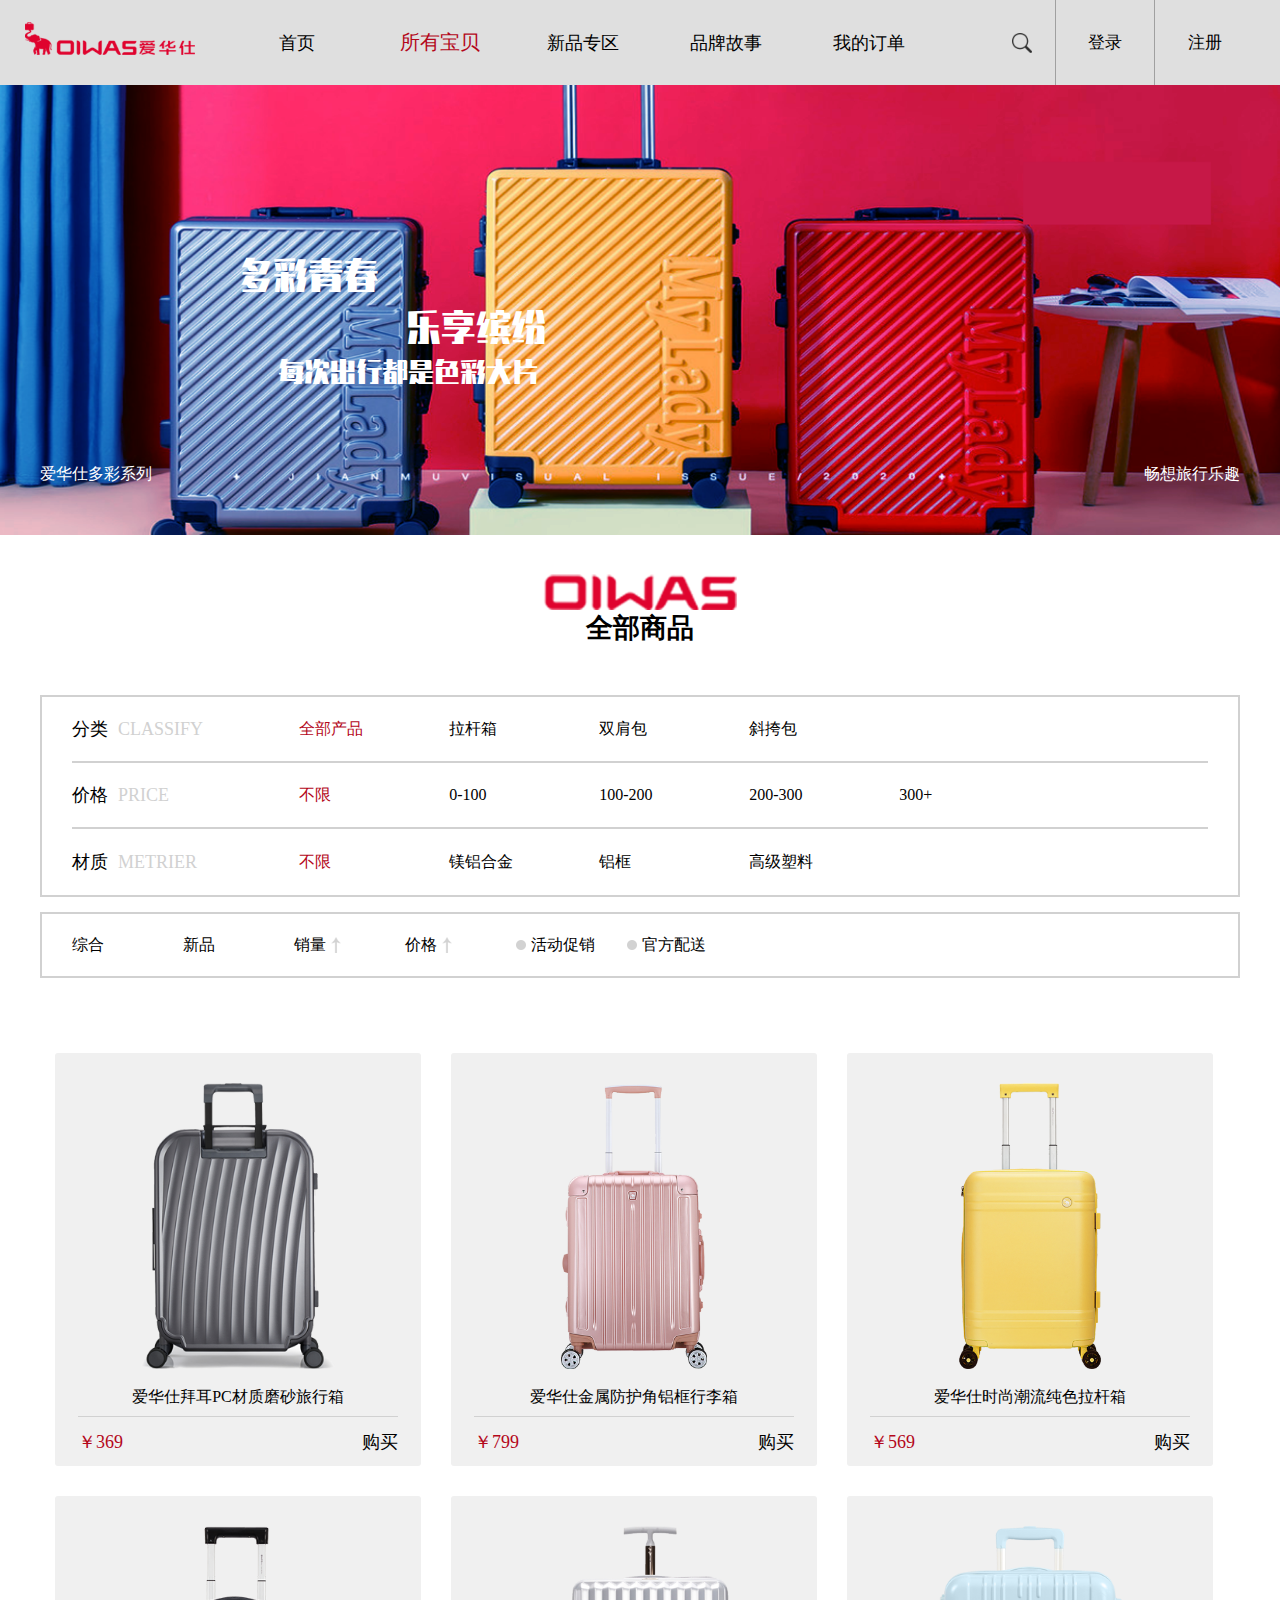
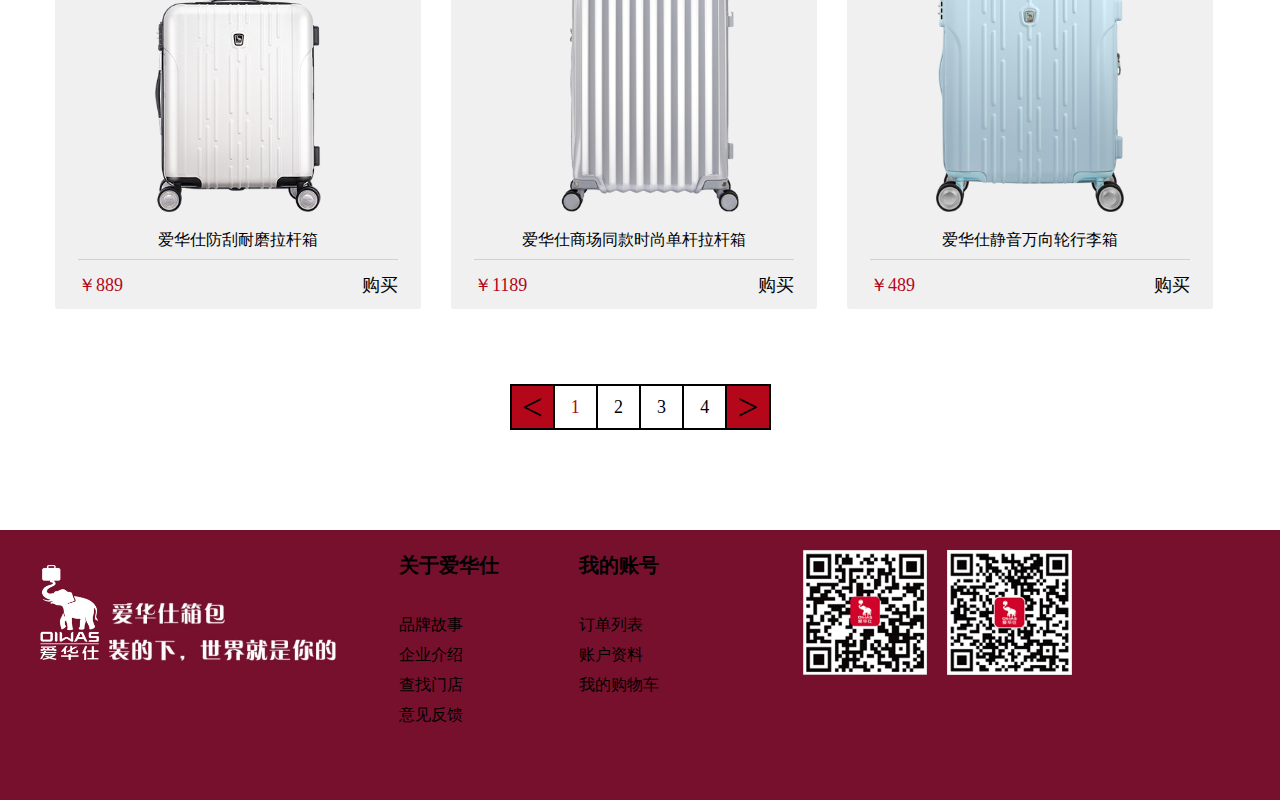
<file: allShop.html>
<!DOCTYPE html>
<html lang="en">

<head>
    <meta charset="UTF-8">
    <meta http-equiv="X-UA-Compatible" content="IE=edge">
    <meta name="viewport" content="width=device-width, initial-scale=1.0">
    <title>爱华仕-精品服饰</title>
    <!-- 引入样式 -->
    <link rel="stylesheet" href="./css/base.css">
    <link rel="stylesheet" href="./css/common.css">
    <link rel="stylesheet" href="./css/allShop.css">
    <!-- 引入脚本 -->
    <script src="./js/main.js"></script>
    <script src="./js/allShop.js"></script>
</head>

<body>
    <!-- header -->
    <div id="Header" class="top">
        <!-- logo -->
        <div class="logo">
            <h1>
                <a href="./index.html">
                    <img src="./static/img/logo1.png" alt="">
                </a>
            </h1>
        </div>
        <!-- 左侧内容 -->
        <ul class="left">
            <li>
                <a href="./index.html">
                    首页
                </a>
            </li>
            <li>
                <a class="active dropdown" href="./allShop.html">
                    所有宝贝
                    <ul style="display: none;" class="dropBox">
                        <li>行李箱</li>
                        <li>背包</li>
                        <li>旅行者系列</li>
                    </ul>
                </a>
            </li>
            <li>
                <a href="./newShop.html">
                    新品专区
                </a>
            </li>
            <li>
                <a href="./BrandStory.html">
                    品牌故事
                </a>
            </li>
            <li>
                <a href="./shopCart.html">
                    我的订单
                </a>
            </li>
        </ul>
        <ul class="right">
            <li>
                <a href="#">
                    <img class="search" src="./static/icon/icon_search.png" alt="">
                </a>
            </li>
            <li class="">
                <a class="twoA " href="./login.html">登录</a>
            </li>
            <li>
                <a href="./singup.html">注册</a>
            </li>
        </ul>
    </div>
    <!-- 横幅展示 -->
    <div class="Banner">
        <div class="w">
            <p class="title tit1">多彩青春</p>
            <p class="title tit2">乐享缤纷</p>
            <p class="title tit3">每次出行都是色彩大片</p>
            <p class="tit4">爱华仕多彩系列</p>
            <p class="tit5">畅想旅行乐趣</p>
        </div>

    </div>
    <div class="container">
        <div class="w">
            <!-- 标题 -->
            <div class="Title">
                <img src="./static/img/pic03.png" alt="">
                <h3>全部商品</h3>
            </div>
            <!-- 分类 -->
            <ul class="ClassShop">
                <li class="item">
                    <div class="title">
                        <span>分类</span>
                        <span>CLASSIFY</span>
                    </div>
                    <ul class="content">
                        <li class="active Options_1">全部产品</li>
                        <li class="Options_1">拉杆箱</li>
                        <li class="Options_1">双肩包</li>
                        <li class="Options_1">斜挎包</li>
                    </ul>
                </li>
                <li class="item">
                    <div class="title">
                        <span>价格</span>
                        <span>PRICE</span>
                    </div>
                    <ul class="content">
                        <li class="active Options_2">不限</li>
                        <li class="Options_2">0-100</li>
                        <li class="Options_2">100-200</li>
                        <li class="Options_2">200-300</li>
                        <li class="Options_2">300+</li>
                    </ul>
                </li>
                <li class="item">
                    <div class="title">
                        <span>材质</span>
                        <span>METRIER</span>
                    </div>
                    <ul class="content">
                        <li class="active Options_3">不限</li>
                        <li class="Options_3">镁铝合金</li>
                        <li class="Options_3">铝框</li>
                        <li class="Options_3">高级塑料</li>
                    </ul>
                </li>

            </ul>
            <!-- 商品选项 -->
            <ul class="ordination">
                <li class="Options_4">综合</li>
                <li class="Options_4">新品</li>
                <li class="element01 Options_4">销量</li>
                <li class="element01 Options_4">价格</li>
                <li class="element02 Options_4">活动促销</li>
                <li class="element02 Options_4">官方配送</li>
            </ul>
            <!-- 商品列表 -->
            <ul class="ShopList">
                <!-- 1 -->
                <li class="listItem">
                    <!-- 商品图 -->
                    <div class="box">
                        <img src="./static/img/shop01.png" alt="">
                        <!-- 商品信息 -->
                        <div class="shopInfo">
                            爱华仕拜耳PC材质磨砂旅行箱
                        </div>
                        <!-- 购买 -->
                        <div class="buy">
                            <p class="price">￥369</p>
                            <button class="buyBtn">购买</button>
                        </div>
                    </div>

                </li>
                <!-- 2 -->
                <li class="listItem">
                    <!-- 商品图 -->
                    <div class="box">
                        <img src="./static/img/shop02.png" alt="">
                        <!-- 商品信息 -->
                        <div class="shopInfo">
                            爱华仕金属防护角铝框行李箱
                        </div>
                        <!-- 购买 -->
                        <div class="buy">
                            <p class="price">￥799</p>
                            <button class="buyBtn">购买</button>
                        </div>
                    </div>

                </li>
                <!-- 3 -->
                <li class="listItem">
                    <!-- 商品图 -->
                    <div class="box">
                        <img src="./static/img/shop03.png" alt="">
                        <!-- 商品信息 -->
                        <div class="shopInfo">
                            爱华仕时尚潮流纯色拉杆箱
                        </div>
                        <!-- 购买 -->
                        <div class="buy">
                            <p class="price">￥569</p>
                            <button class="buyBtn">购买</button>
                        </div>
                    </div>

                </li>
                <!-- 4 -->
                <li class="listItem">
                    <!-- 商品图 -->
                    <div class="box">
                        <img src="./static/img/shop04.png" alt="">
                        <!-- 商品信息 -->
                        <div class="shopInfo">
                            爱华仕防刮耐磨拉杆箱
                        </div>
                        <!-- 购买 -->
                        <div class="buy">
                            <p class="price">￥889</p>
                            <button class="buyBtn">购买</button>
                        </div>
                    </div>
                </li>
                <!-- 5 -->
                <li class="listItem">
                    <!-- 商品图 -->
                    <div class="box">
                        <img src="./static/img/shop05.png" alt="">
                        <!-- 商品信息 -->
                        <div class="shopInfo">
                            爱华仕商场同款时尚单杆拉杆箱
                        </div>
                        <!-- 购买 -->
                        <div class="buy">
                            <p class="price">￥1189</p>
                            <button class="buyBtn">购买</button>
                        </div>
                    </div>
                </li>
                <!-- 6 -->
                <li class="listItem">
                    <!-- 商品图 -->
                    <div class="box">
                        <img src="./static/img/shop06.png" alt="">
                        <!-- 商品信息 -->
                        <div class="shopInfo">
                            爱华仕静音万向轮行李箱
                        </div>
                        <!-- 购买 -->
                        <div class="buy">
                            <p class="price">￥489</p>
                            <button class="buyBtn">购买</button>
                        </div>
                    </div>
                </li>
            </ul>

            <!-- 页码 -->
            <div class="pagination">
                <ul>
                    <li class="btn">&lt;</li>
                    <li class="active">1</li>
                    <li>2</li>
                    <li>3</li>
                    <li>4</li>
                    <li class="btn">&gt;</li>
                </ul>
            </div>

        </div>
    </div>
    <!-- footer -->
    <div id="FOOTER">
        <div class="w">
            <div class="left">
                <img src="./static/img/logo2.png" alt="">
                <img src="./static/img/logo3.jpg" alt="">
            </div>
            <div class="center">
                <ul>
                    <li class="title">
                        关于爱华仕
                    </li>
                    <li></li>
                    <li>品牌故事</li>
                    <li>
                        企业介绍
                    </li>
                    <li>
                        查找门店
                    </li>
                    <li>
                        意见反馈
                    </li>
                </ul>
                <ul>
                    <li class="title">
                        我的账号
                    </li>
                    <li></li>
                    <li>订单列表</li>
                    <li>
                        账户资料
                    </li>
                    <li>
                        我的购物车
                    </li>
                </ul>
            </div>
            <div class="right">
                <img src="./static/img/erweima.png" alt="">
                <img src="./static/img/erweima1.png" alt="">
            </div>
        </div>
    </div>
</body>
<!-- 引入脚本 -->
<script src="./js/main.js"></script>
<script>
    // 下拉菜单
    var xiala = document.getElementsByClassName("dropdown");
    var Box = document.getElementsByClassName("dropBox");
    console.log(xiala);
    console.log(Box);
    xiala[0].onmouseenter = () => {
        Box[0].style.display = "block";
    };
    xiala[0].onmouseleave = () => {
        Box[0].style.display = "none";
    };
</script>

</html>
</file>
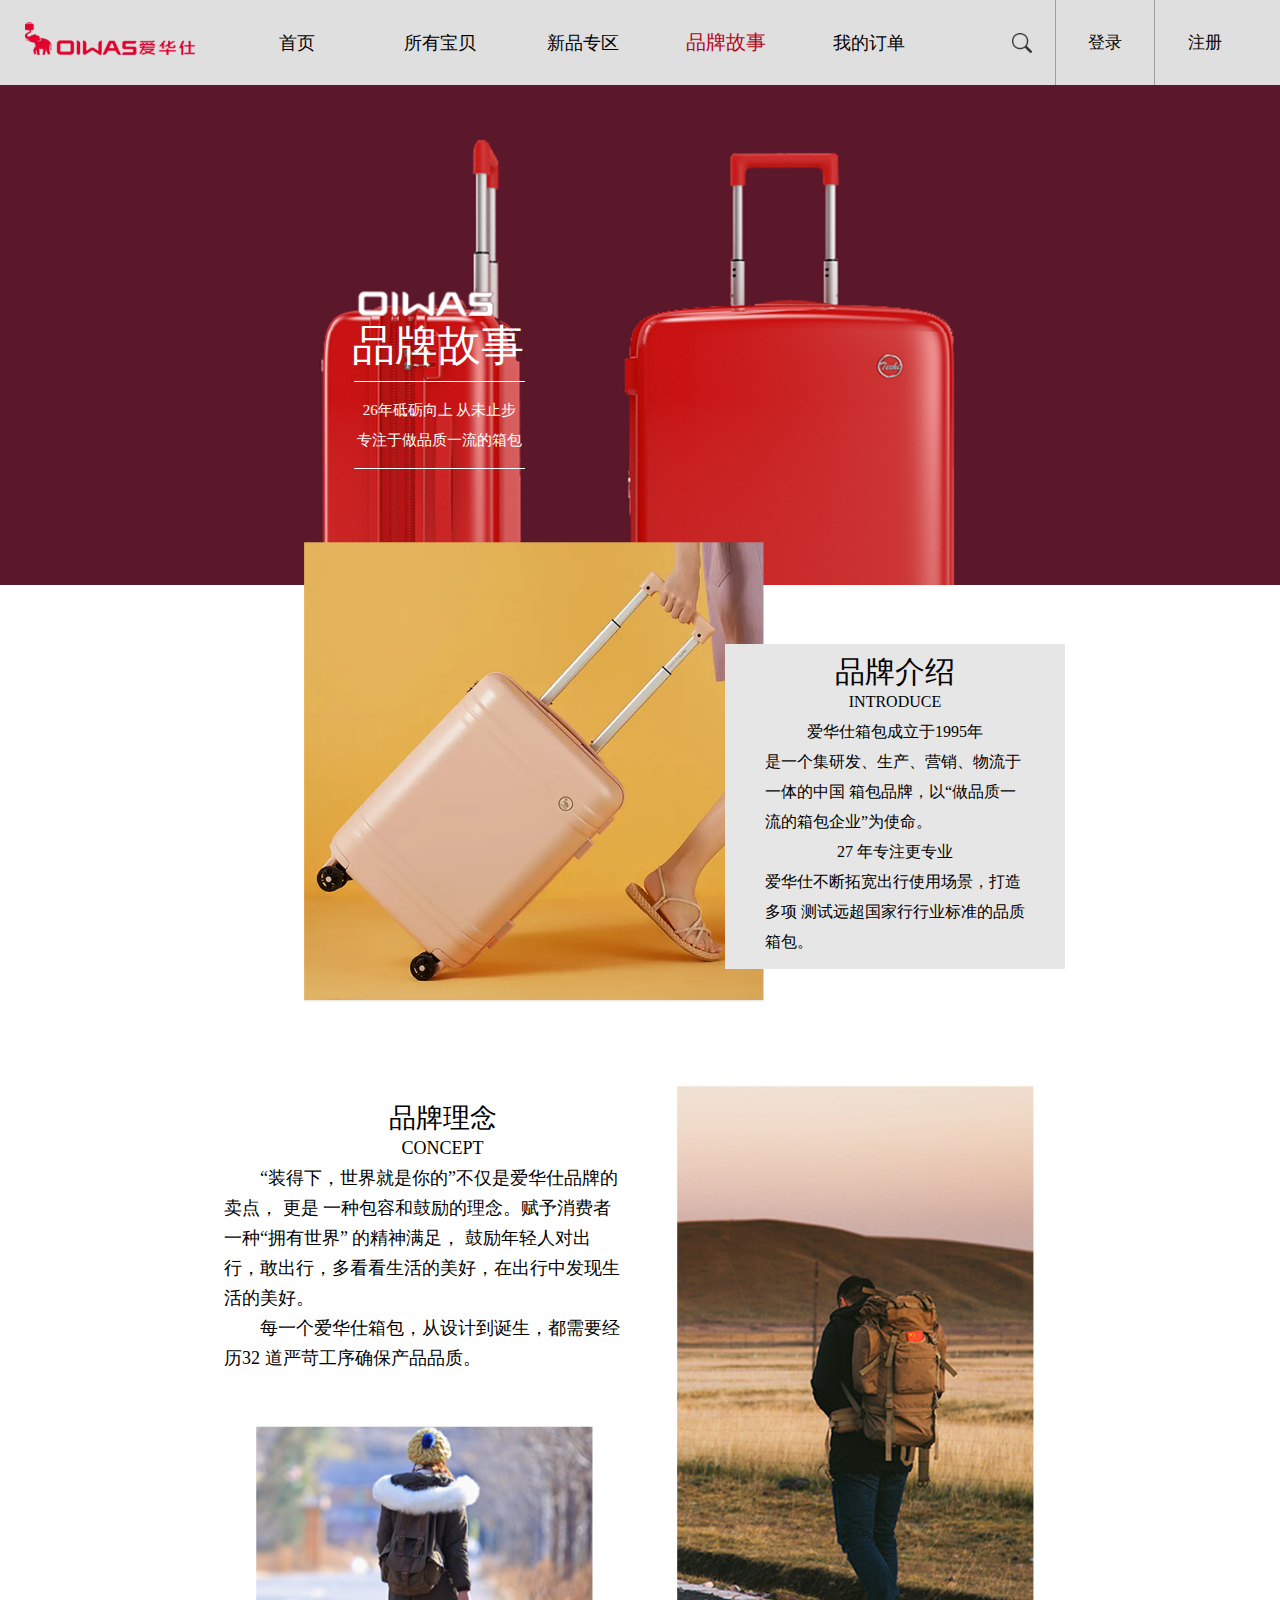
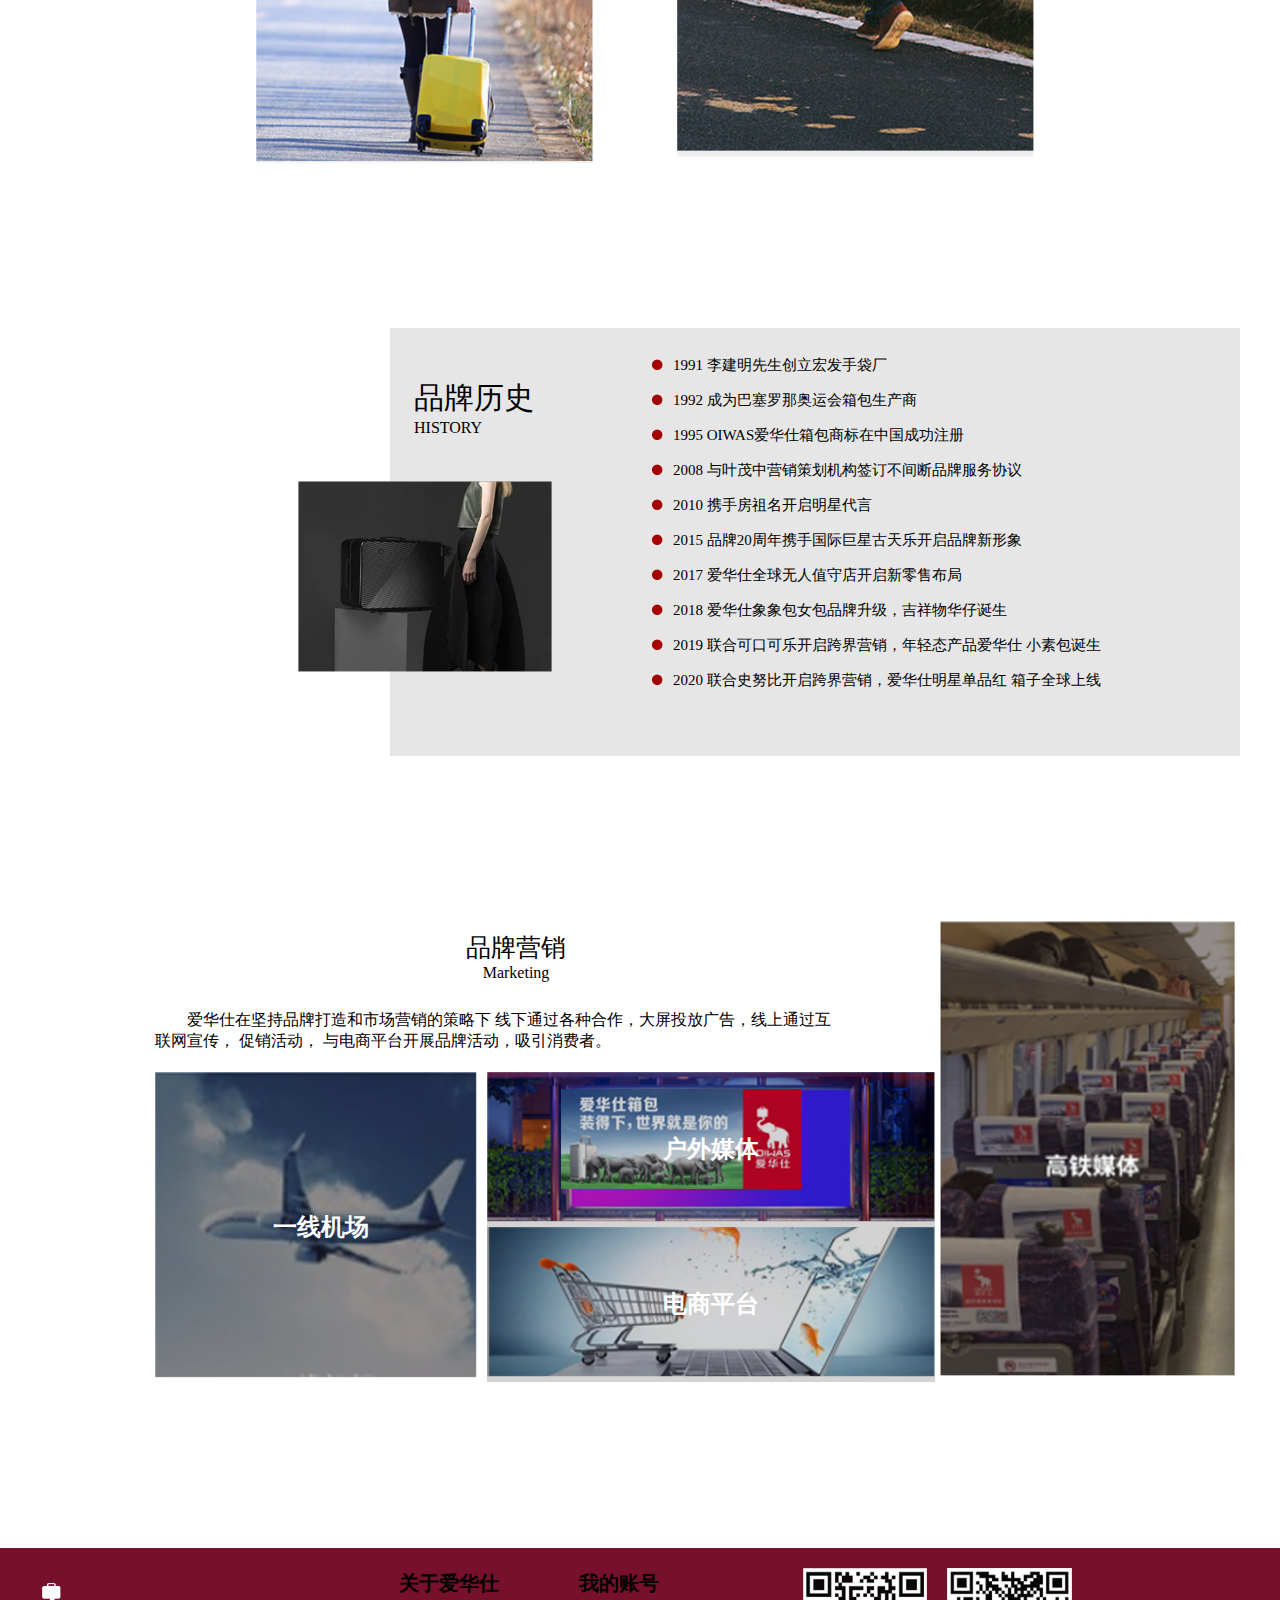
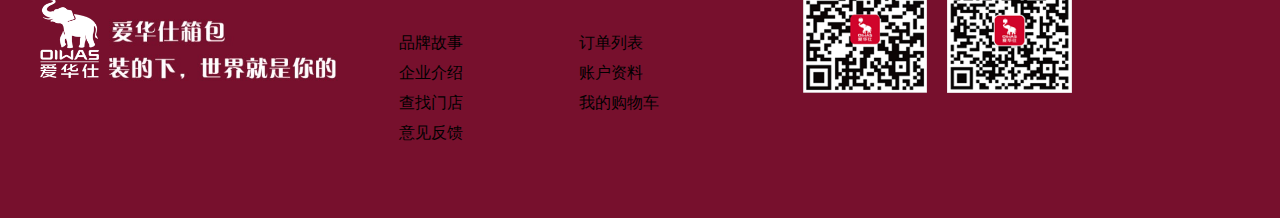
<file: BrandStory.html>
<!DOCTYPE html>
<html lang="en">

<head>
    <meta charset="UTF-8">
    <meta http-equiv="X-UA-Compatible" content="IE=edge">
    <meta name="viewport" content="width=device-width, initial-scale=1.0">
    <title>爱华仕-精品服饰</title>
    <!-- 引入样式 -->
    <link rel="stylesheet" href="./css/base.css">
    <link rel="stylesheet" href="./css/common.css">
    <link rel="stylesheet" href="./css/BrandStory.css">
    <!-- 引入脚本 -->
    <script src="./js/main.js"></script>
</head>

<body>
    <!-- header -->
    <div id="Header" class="top">
        <!-- logo -->
        <div class="logo">
            <h1>
                <a href="./index.html">
                    <img src="./static/img/logo1.png" alt="">
                </a>
            </h1>
        </div>
        <!-- 左侧内容 -->
        <ul class="left">
            <li>
                <a href="./index.html">
                    首页
                </a>
            </li>
            <li>
                <a class="dropdown" href="./allShop.html">
                    所有宝贝
                    <ul style="display: none;" class="dropBox">
                        <li>行李箱</li>
                        <li>背包</li>
                        <li>旅行者系列</li>
                    </ul>
                </a>
            </li>
            <li>
                <a href="./newShop.html">
                    新品专区
                </a>
            </li>
            <li>
                <a class="active" href="./BrandStory.html">
                    品牌故事
                </a>
            </li>
            <li>
                <a href="./shopCart.html">
                    我的订单
                </a>
            </li>
        </ul>
        <ul class="right">
            <li>
                <a href="#">
                    <img class="search" src="./static/icon/icon_search.png" alt="">
                </a>
            </li>
            <li class="">
                <a class="twoA " href="./login.html">登录</a>
            </li>
            <li>
                <a href="./singup.html">注册</a>
            </li>
        </ul>
    </div>
    <!-- 横幅 -->
    <div class="Banner">
        <div class="w">
            <img src="./static/img/logo04.png" alt="">
            <h2>品牌故事</h2>
            <div class="box">
                <p>26年砥砺向上 从未止步</p>
                <p>专注于做品质一流的箱包</p>
            </div>
        </div>
    </div>
    <div class="contioner">
        <div class="w">
            <!-- 品牌介绍 -->
            <div class="Brand-introduction">
                <div class="pic">
                    <img src="./static/img/show01.png" alt="">
                </div>
                <div class="info">
                    <h3>品牌介绍</h3>
                    <p>
                        INTRODUCE
                    </p>
                    <p>爱华仕箱包成立于1995年</p>
                    <p>是一个集研发、生产、营销、物流于一体的中国 箱包品牌，以“做品质一流的箱包企业”为使命。</p>
                    <p>27 年专注更专业</p>
                    <p>爱华仕不断拓宽出行使用场景，打造多项 测试远超国家行行业标准的品质箱包。</p>
                </div>
            </div>
            <!-- 品牌理念 -->
            <ul class="Brand-concept">
                <li class="item">
                    <div class="box">
                        <h3>品牌理念</h3>
                        <p>
                            CONCEPT
                        </p>
                        <p>
                            “装得下，世界就是你的”不仅是爱华仕品牌的卖点， 更是
                            一种包容和鼓励的理念。赋予消费者一种“拥有世界” 的精神满足，
                            鼓励年轻人对出行，敢出行，多看看生活的美好，在出行中发现生活的美好。
                        </p>
                        <p>每一个爱华仕箱包，从设计到诞生，都需要经历32 道严苛工序确保产品品质。</p>
                    </div>
                    <div class="box">
                        <img src="./static/img/show03.png" alt="">
                    </div>
                </li>
                <li class="item">
                    <img src="./static/img/show02.png" alt="">
                </li>
            </ul>
            <!-- 分割盒子 -->
            <div class="partition"></div>
            <!-- 品牌历史 -->
            <div class="Brand-history">
                <ul class="content">
                    <li class="history-title">
                        <h2>品牌历史</h2>
                        <p>HISTORY</p>
                        <img src="./static/img/show04.png" alt="">
                    </li>
                    <li class="history-item">
                        <ul>
                            <li>1991 李建明先生创立宏发手袋厂</li>
                            <li>1992 成为巴塞罗那奥运会箱包生产商</li>
                            <li>1995 OIWAS爱华仕箱包商标在中国成功注册</li>
                            <li>2008 与叶茂中营销策划机构签订不间断品牌服务协议</li>
                            <li>2010 携手房祖名开启明星代言</li>
                            <li>2015 品牌20周年携手国际巨星古天乐开启品牌新形象</li>
                            <li>2017 爱华仕全球无人值守店开启新零售布局</li>
                            <li>2018 爱华仕象象包女包品牌升级，吉祥物华仔诞生</li>
                            <li>2019 联合可口可乐开启跨界营销，年轻态产品爱华仕 小素包诞生</li>
                            <li>2020 联合史努比开启跨界营销，爱华仕明星单品红 箱子全球上线</li>
                        </ul>
                    </li>
                </ul>
            </div>
            <!-- 分割盒子 -->
            <div class="partition"></div>
            <!-- 品牌营销 -->
            <div class="Brand-marketing">
                <div class="maket_content">
                    <div class="content content_1">
                        <div class="title">
                            <h2>品牌营销</h2>
                            <p>Marketing</p>
                        </div>
                        <p>爱华仕在坚持品牌打造和市场营销的策略下 线下通过各种合作，大屏投放广告，线上通过互联网宣传， 促销活动，
                            与电商平台开展品牌活动，吸引消费者。</p>
                    </div>
                    <div class="content content_2">
                        <ul>
                            <li>
                                <h2>一线机场</h2>
                                <img src="./static/img/show07.png" alt="">
                            </li>
                            <li>
                                <div class="item">
                                    <div class="Masking"></div>
                                    <h2>户外媒体</h2>
                                    <img class="change" src="./static/img/show09.png" alt="">
                                    <img src="./static/img/show08.png" alt="">
                                </div>
                                <div class="item">
                                    <div class="Masking"></div>
                                    <h2>电商平台</h2>
                                    <img src="./static/img/show06.png" alt="">
                                </div>
                            </li>
                        </ul>
                    </div>
                </div>
                <div class="maket_Pic">
                    <img src="./static/img/show05.png" alt="">
                </div>
            </div>
            <!-- 分割盒子 -->
            <div class="partition"></div>
        </div>
    </div>
    <!-- footer -->
    <div id="FOOTER">
        <div class="w">
            <div class="left">
                <img src="./static/img/logo2.png" alt="">
                <img src="./static/img/logo3.jpg" alt="">
            </div>
            <div class="center">
                <ul>
                    <li class="title">
                        关于爱华仕
                    </li>
                    <li></li>
                    <li>品牌故事</li>
                    <li>
                        企业介绍
                    </li>
                    <li>
                        查找门店
                    </li>
                    <li>
                        意见反馈
                    </li>
                </ul>
                <ul>
                    <li class="title">
                        我的账号
                    </li>
                    <li></li>
                    <li>订单列表</li>
                    <li>
                        账户资料
                    </li>
                    <li>
                        我的购物车
                    </li>
                </ul>
            </div>
            <div class="right">
                <img src="./static/img/erweima.png" alt="">
                <img src="./static/img/erweima1.png" alt="">
            </div>
        </div>
    </div>
</body>
<!-- 引入脚本 -->
<script src="./js/main.js"></script>
<script>

    // 下拉菜单
    var xiala = document.getElementsByClassName("dropdown");
    var Box = document.getElementsByClassName("dropBox");
    console.log(xiala);
    console.log(Box);
    xiala[0].onmouseenter = () => {
        Box[0].style.display = "block";
    };
    xiala[0].onmouseleave = () => {
        Box[0].style.display = "none";
    };

</script>

</html>
</file>
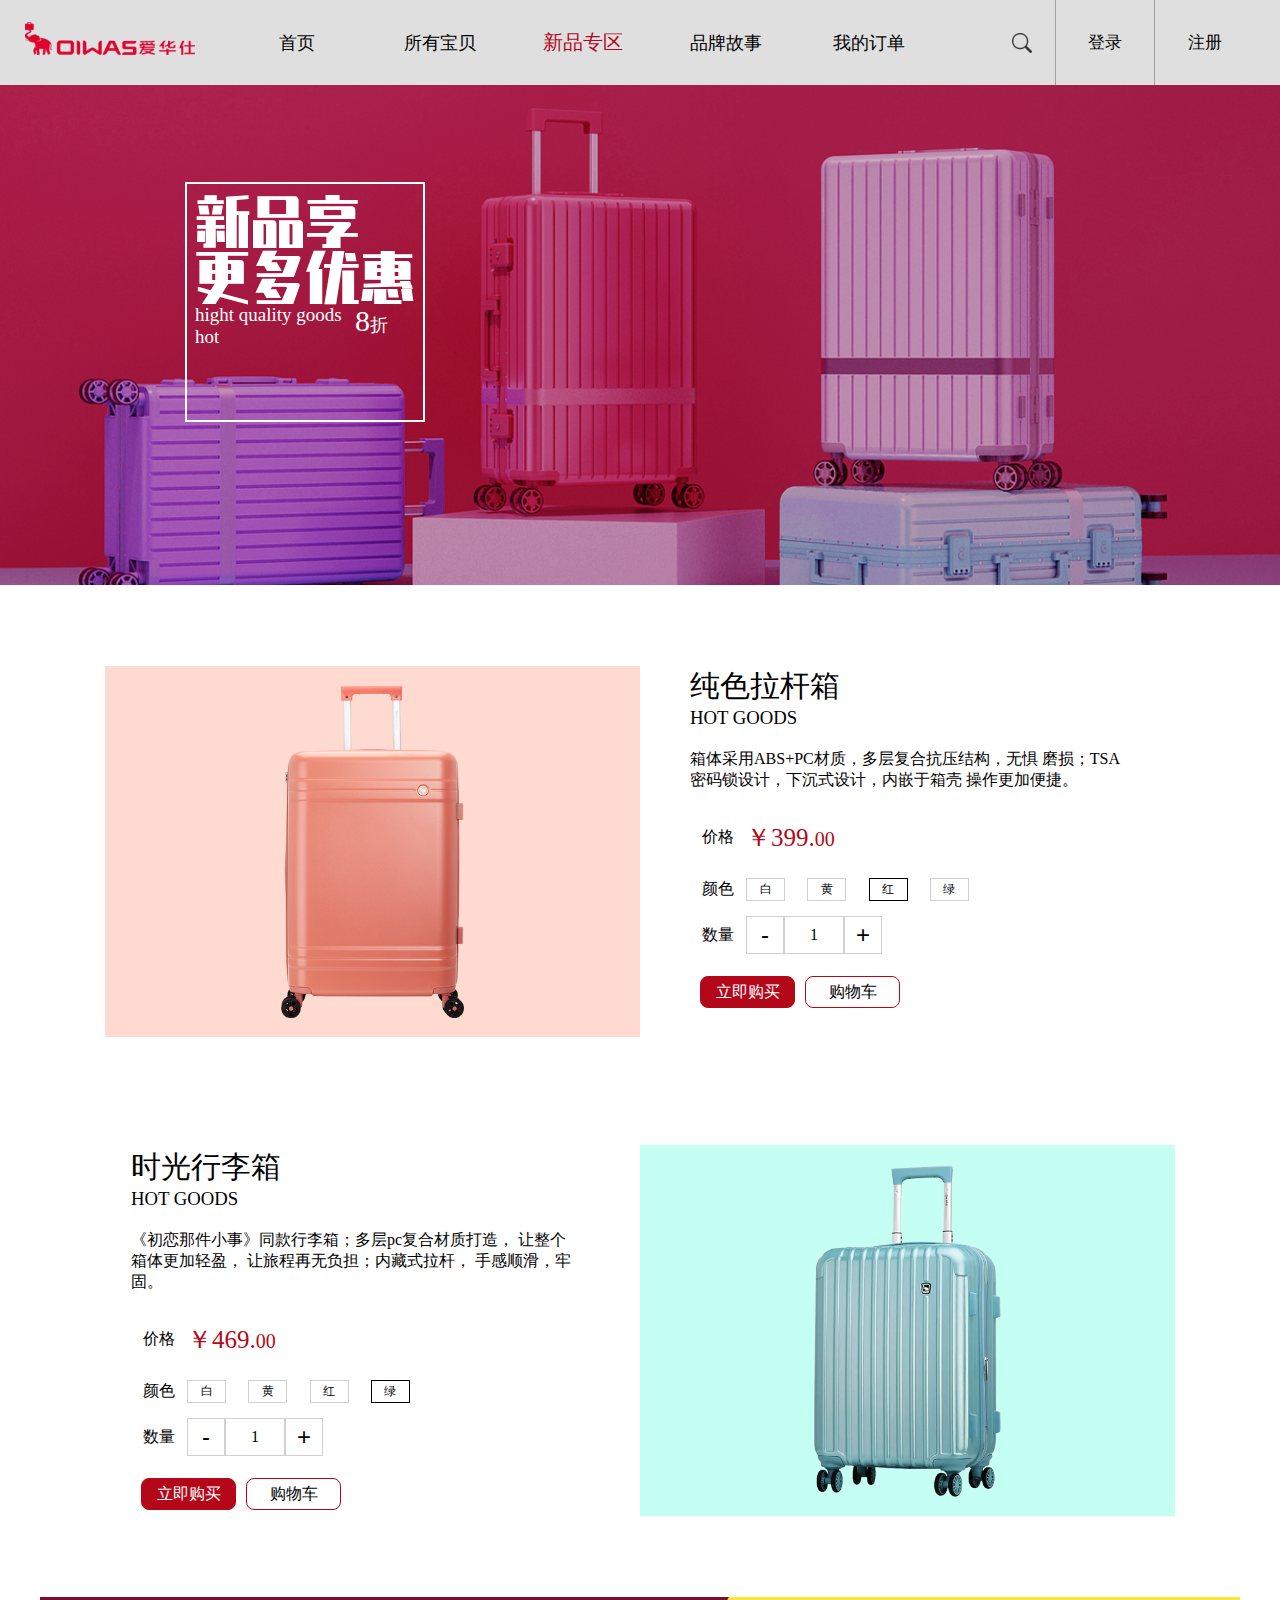
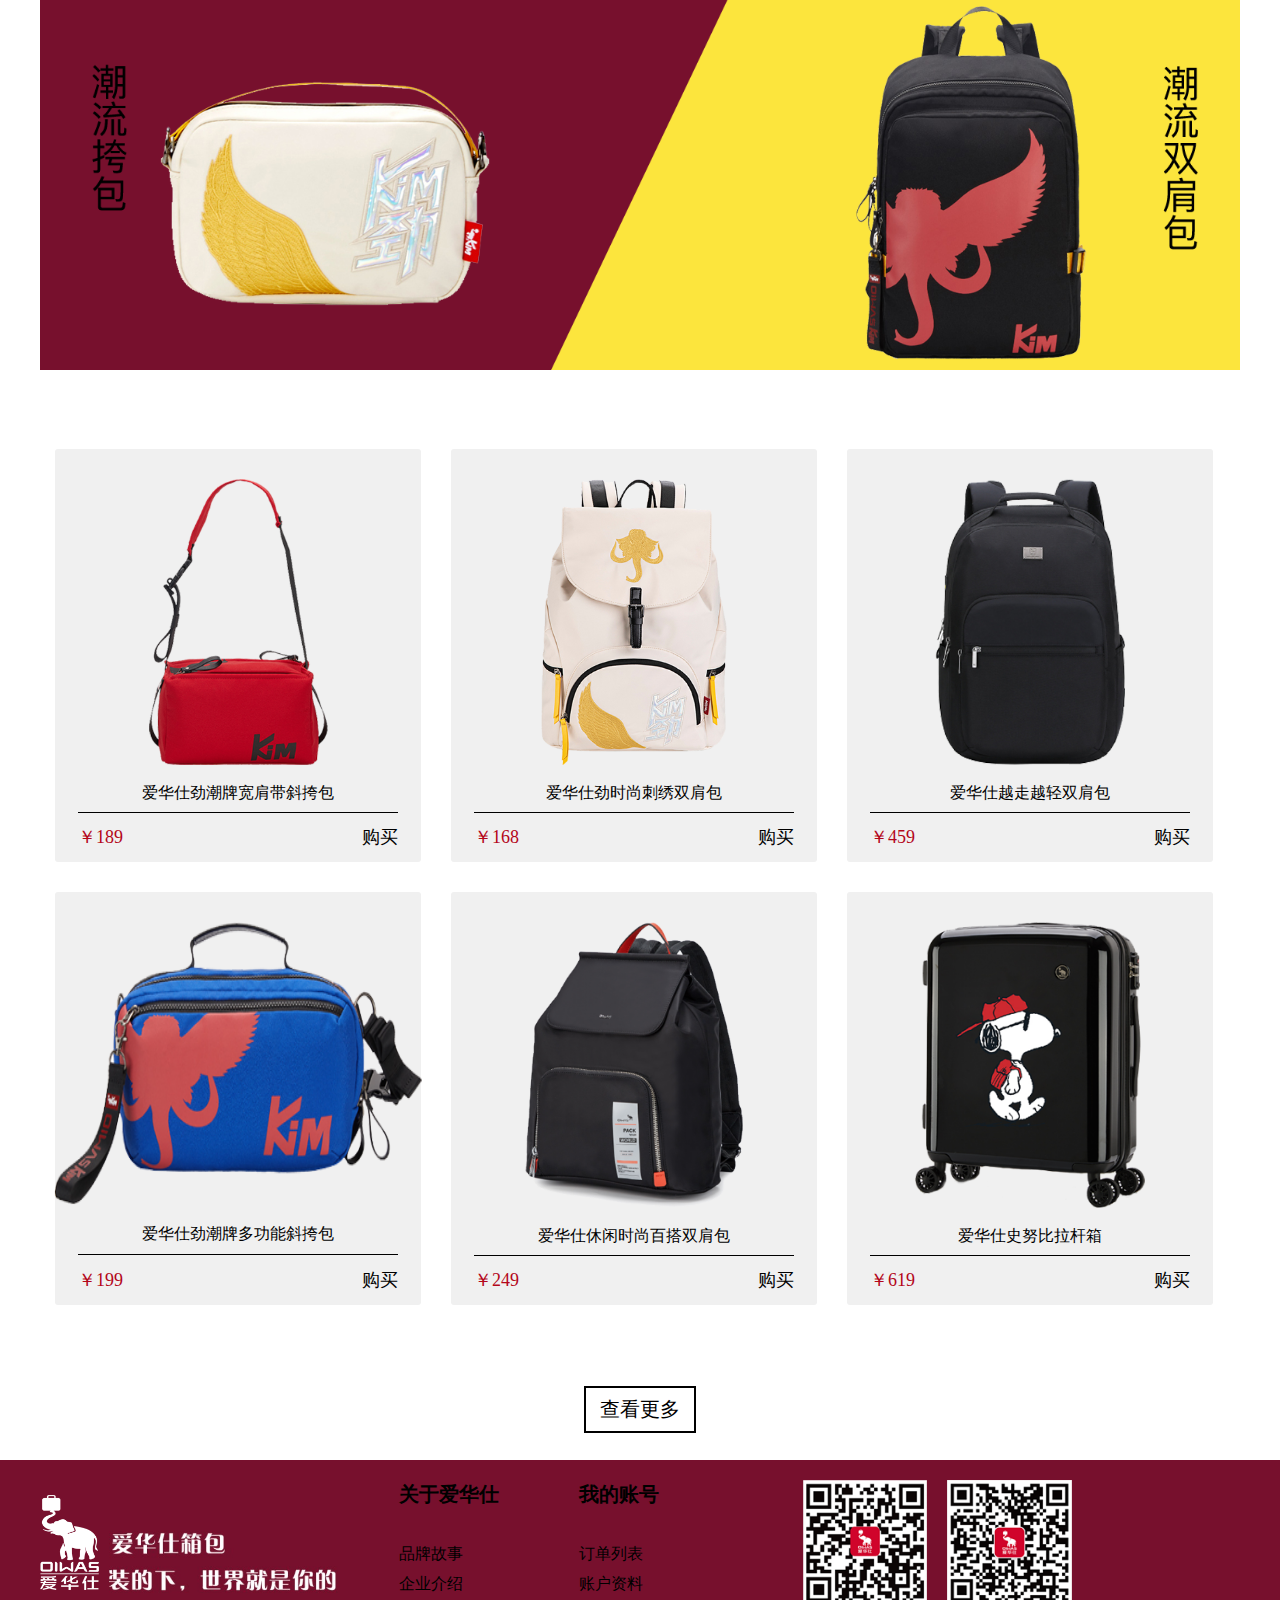
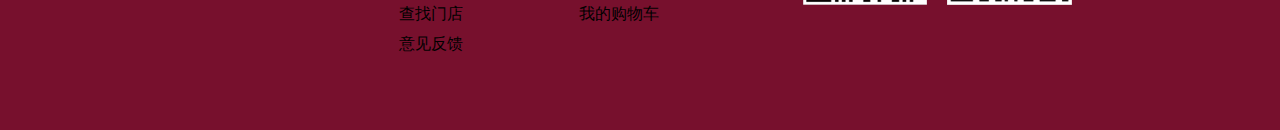
<file: newShop.html>
<!DOCTYPE html>
<html lang="en">

<head>
    <meta charset="UTF-8">
    <meta http-equiv="X-UA-Compatible" content="IE=edge">
    <meta name="viewport" content="width=device-width, initial-scale=1.0">
    <title>爱华仕-精品服饰</title>
    <!-- 引入样式 -->
    <link rel="stylesheet" href="./css/base.css">
    <link rel="stylesheet" href="./css/common.css">
    <link rel="stylesheet" href="./css/newShop.css">
    <!-- 引入脚本 -->
    <script src="./js/main.js"></script>
</head>

<body>
    <!-- header -->
    <div id="Header" class="top">
        <!-- logo -->
        <div class="logo">
            <h1>
                <a href="./index.html">
                    <img src="./static/img/logo1.png" alt="">
                </a>
            </h1>
        </div>
        <!-- 左侧内容 -->
        <ul class="left">
            <li>
                <a href="./index.html">
                    首页
                </a>
            </li>
            <li>
                <a class="dropdown" href="./allShop.html">
                    所有宝贝
                    <ul style="display: none;" class="dropBox">
                        <li>行李箱</li>
                        <li>背包</li>
                        <li>旅行者系列</li>
                    </ul>
                </a>
            </li>
            <li>
                <a class="active" href="./newShop.html">
                    新品专区
                </a>
            </li>
            <li>
                <a href="./BrandStory.html">
                    品牌故事
                </a>
            </li>
            <li>
                <a href="./shopCart.html">
                    我的订单
                </a>
            </li>
        </ul>
        <ul class="right">
            <li>
                <a href="#">
                    <img class="search" src="./static/icon/icon_search.png" alt="">
                </a>
            </li>
            <li class="">
                <a class="twoA " href="./login.html">登录</a>
            </li>
            <li>
                <a href="./singup.html">注册</a>
            </li>
        </ul>
    </div>
    <!-- 横幅 -->
    <div class="Banner">
        <div class="w">
            <div class="box">
                <h3>
                    新品享 更多优惠
                </h3>
                <div class="more">
                    <div>hight quality goods hot</div>
                    <div><span>8</span>折</div>
                </div>
            </div>
        </div>

    </div>

    <div class="contioner">
        <div class="w">
            <!-- 新品推荐 -->
            <ul class="recommend">
                <li class="item item01">
                    <div class="pic-box">
                        <img src="./static/img/shop11.png" alt="">
                    </div>
                    <div class="info">
                        <h2>时光行李箱</h2>
                        <h3>HOT GOODS</h3>
                        <p class="Brief">
                            《初恋那件小事》同款行李箱；多层pc复合材质打造， 让整个箱体更加轻盈，
                            让旅程再无负担；内藏式拉杆， 手感顺滑，牢固。
                        </p>
                        <table>
                            <tr>
                                <td>价格</td>
                                <td class="price">￥469.<span class="price_sub">00</span></td>
                            </tr>
                            <tr>
                                <td>颜色</td>
                                <td class="goods-color">
                                    <ul>
                                        <li>白</li>
                                        <li>黄</li>
                                        <li>红</li>
                                        <li class="active">绿</li>
                                    </ul>
                                </td>
                            </tr>
                            <tr>
                                <td>数量</td>
                                <td class="count">
                                    <button>-</button>
                                    <div class="count_number">
                                        1
                                    </div>
                                    <button>+</button>
                                </td>
                            </tr>
                        </table>
                        <div class="goods_buy">
                            <button class="buyBtn">
                                立即购买
                            </button>
                            <button class="buyBtn">
                                购物车
                            </button>
                        </div>
                    </div>
                </li>
                <li class="item item02">
                    <div class="info">
                        <h2>纯色拉杆箱</h2>
                        <h3>HOT GOODS</h3>
                        <p class="Brief">
                            箱体采用ABS+PC材质，多层复合抗压结构，无惧 磨损；TSA密码锁设计，下沉式设计，内嵌于箱壳 操作更加便捷。
                        </p>
                        <table>
                            <tr>
                                <td>价格</td>
                                <td class="price">￥399.<span class="price_sub">00</span></td>
                            </tr>
                            <tr>
                                <td>颜色</td>
                                <td class="goods-color">
                                    <ul>
                                        <li>白</li>
                                        <li>黄</li>
                                        <li class="active">红</li>
                                        <li>绿</li>
                                    </ul>
                                </td>
                            </tr>
                            <tr>
                                <td>数量</td>
                                <td class="count">
                                    <button>-</button>
                                    <div class="count_number">
                                        1
                                    </div>
                                    <button>+</button>
                                </td>
                            </tr>
                        </table>
                        <div class="goods_buy">
                            <button class="buyBtn">
                                立即购买
                            </button>
                            <button class="buyBtn">
                                购物车
                            </button>
                        </div>
                    </div>
                    <div class="pic-box">
                        <img src="./static/img/shop12.png" alt="">
                    </div>
                </li>
            </ul>
            <!-- 横幅 -->
            <div class="subBanner">
                <img src="./static/img/newBanner.png" alt="">
            </div>
            <!-- 商品列表 -->
            <ul class="ShopList">
                <!-- 1 -->
                <li class="listItem">
                    <!-- 商品图 -->
                    <div class="box">
                        <img src="./static/img/shop13.png" alt="">
                        <!-- 商品信息 -->
                        <div class="shopInfo">
                            爱华仕劲潮牌宽肩带斜挎包
                        </div>
                        <!-- 购买 -->
                        <div class="buy">
                            <p class="price">￥189</p>
                            <button class="buyBtn">购买</button>
                        </div>
                    </div>

                </li>
                <!-- 2 -->
                <li class="listItem">
                    <!-- 商品图 -->
                    <div class="box">
                        <img src="./static/img/shop14.png" alt="">
                        <!-- 商品信息 -->
                        <div class="shopInfo">
                            爱华仕劲时尚刺绣双肩包
                        </div>
                        <!-- 购买 -->
                        <div class="buy">
                            <p class="price">￥168</p>
                            <button class="buyBtn">购买</button>
                        </div>
                    </div>

                </li>
                <!-- 3 -->
                <li class="listItem">
                    <!-- 商品图 -->
                    <div class="box">
                        <img src="./static/img/shop15.png" alt="">
                        <!-- 商品信息 -->
                        <div class="shopInfo">
                            爱华仕越走越轻双肩包
                        </div>
                        <!-- 购买 -->
                        <div class="buy">
                            <p class="price">￥459</p>
                            <button class="buyBtn">购买</button>
                        </div>
                    </div>

                </li>
                <!-- 4 -->
                <li class="listItem">
                    <!-- 商品图 -->
                    <div class="box">
                        <img src="./static/img/shop16.png" alt="">
                        <!-- 商品信息 -->
                        <div class="shopInfo">
                            爱华仕劲潮牌多功能斜挎包
                        </div>
                        <!-- 购买 -->
                        <div class="buy">
                            <p class="price">￥199</p>
                            <button class="buyBtn">购买</button>
                        </div>
                    </div>
                </li>
                <!-- 5 -->
                <li class="listItem">
                    <!-- 商品图 -->
                    <div class="box">
                        <img src="./static/img/shop17.png" alt="">
                        <!-- 商品信息 -->
                        <div class="shopInfo">
                            爱华仕休闲时尚百搭双肩包
                        </div>
                        <!-- 购买 -->
                        <div class="buy">
                            <p class="price">￥249</p>
                            <button class="buyBtn">购买</button>
                        </div>
                    </div>
                </li>
                <!-- 6 -->
                <li class="listItem">
                    <!-- 商品图 -->
                    <div class="box">
                        <img src="./static/img/shop18.png" alt="">
                        <!-- 商品信息 -->
                        <div class="shopInfo">
                            爱华仕史努比拉杆箱
                        </div>
                        <!-- 购买 -->
                        <div class="buy">
                            <p class="price">￥619</p>
                            <button class="buyBtn">购买</button>
                        </div>
                    </div>
                </li>
            </ul>
            <!-- 更多商品 -->
            <div class="moreGoods">
                <button>查看更多</button>
            </div>
        </div>
    </div>
    <!-- footer -->
    <div id="FOOTER">
        <div class="w">
            <div class="left">
                <img src="./static/img/logo2.png" alt="">
                <img src="./static/img/logo3.jpg" alt="">
            </div>
            <div class="center">
                <ul>
                    <li class="title">
                        关于爱华仕
                    </li>
                    <li></li>
                    <li>品牌故事</li>
                    <li>
                        企业介绍
                    </li>
                    <li>
                        查找门店
                    </li>
                    <li>
                        意见反馈
                    </li>
                </ul>
                <ul>
                    <li class="title">
                        我的账号
                    </li>
                    <li></li>
                    <li>订单列表</li>
                    <li>
                        账户资料
                    </li>
                    <li>
                        我的购物车
                    </li>
                </ul>
            </div>
            <div class="right">
                <img src="./static/img/erweima.png" alt="">
                <img src="./static/img/erweima1.png" alt="">
            </div>
        </div>
    </div>
</body>
<!-- 引入脚本 -->
<script src="./js/main.js"></script>
<script>

    // 下拉菜单
    var xiala = document.getElementsByClassName("dropdown");
    var Box = document.getElementsByClassName("dropBox");
    console.log(xiala);
    console.log(Box);
    xiala[0].onmouseenter = () => {
        Box[0].style.display = "block";
    };
    xiala[0].onmouseleave = () => {
        Box[0].style.display = "none";
    };

</script>

</html>
</file>
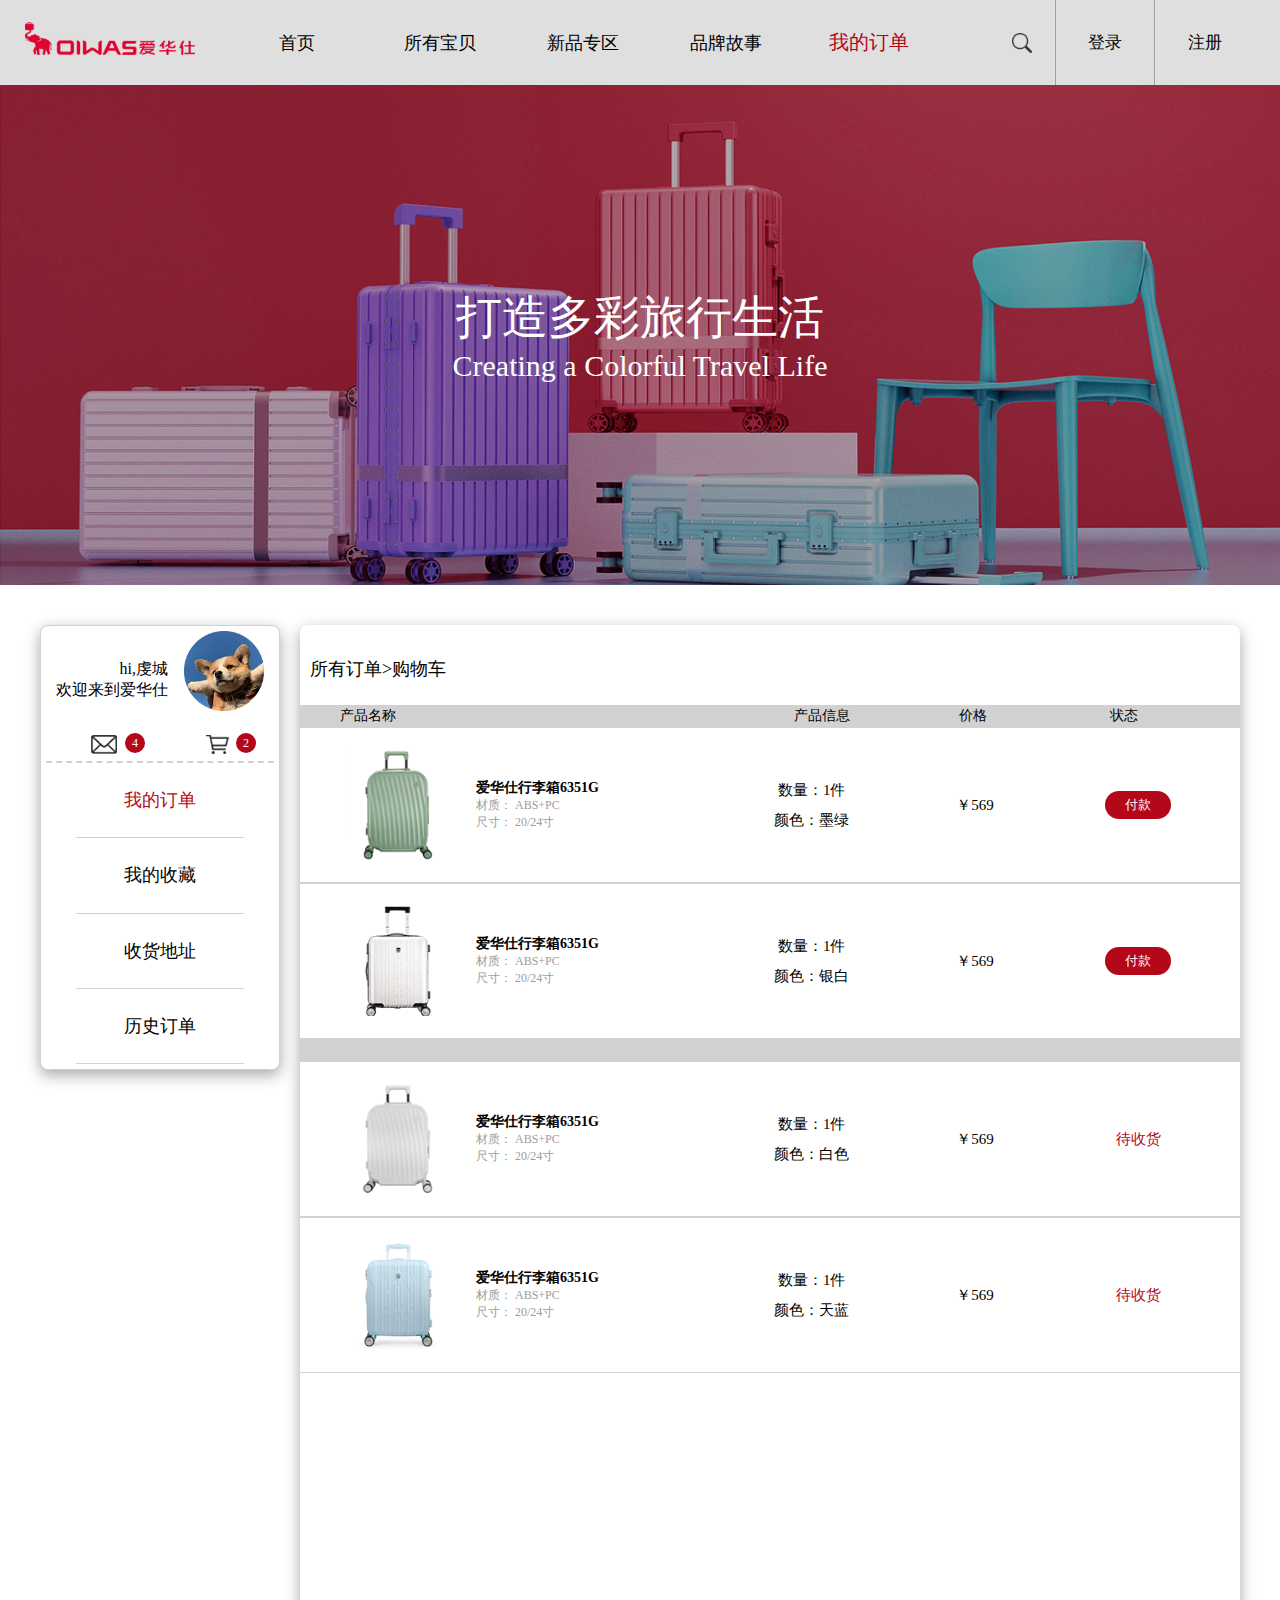
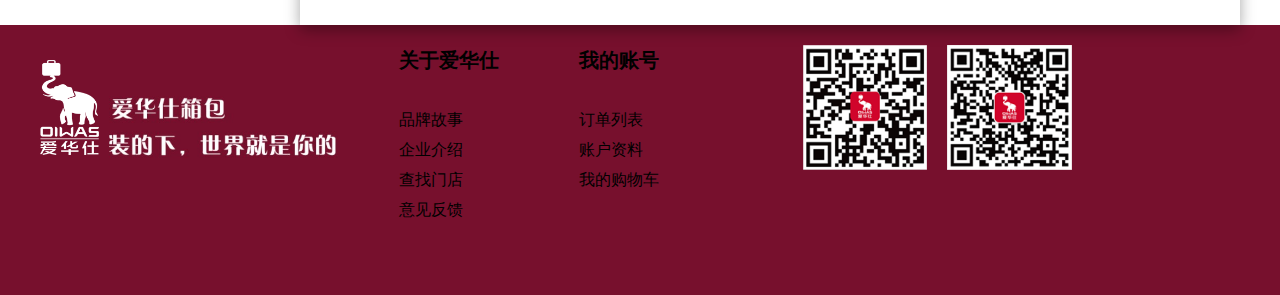
<file: shopCart.html>
<!DOCTYPE html>
<html lang="en">

<head>
    <meta charset="UTF-8">
    <meta http-equiv="X-UA-Compatible" content="IE=edge">
    <meta name="viewport" content="width=device-width, initial-scale=1.0">
    <title>爱华仕-精品服饰</title>
    <!-- 引入样式 -->
    <link rel="stylesheet" href="./css/base.css">
    <link rel="stylesheet" href="./css/common.css">
    <link rel="stylesheet" href="./css/shopCart.css">
    <!-- 引入脚本 -->
    <script src="./js/main.js"></script>
</head>

<body>
    <!-- header -->
    <div id="Header" class="top">
        <!-- logo -->
        <div class="logo">
            <h1>
                <a href="./index.html">
                    <img src="./static/img/logo1.png" alt="">
                </a>
            </h1>
        </div>
        <!-- 左侧内容 -->
        <ul class="left">
            <li>
                <a href="./index.html">
                    首页
                </a>
            </li>
            <li>
                <a class="dropdown" href="./allShop.html">
                    所有宝贝
                    <ul style="display: none;" class="dropBox">
                        <li>行李箱</li>
                        <li>背包</li>
                        <li>旅行者系列</li>
                    </ul>
                </a>
            </li>
            <li>
                <a href="./newShop.html">
                    新品专区
                </a>
            </li>
            <li>
                <a href="./BrandStory.html">
                    品牌故事
                </a>
            </li>
            <li>
                <a class="active" href="./shopCart.html">
                    我的订单
                </a>
            </li>
        </ul>
        <ul class="right">
            <li>
                <a href="#">
                    <img class="search" src="./static/icon/icon_search.png" alt="">
                </a>
            </li>
            <li class="">
                <a class="twoA " href="./login.html">登录</a>
            </li>
            <li>
                <a href="./singup.html">注册</a>
            </li>
        </ul>
    </div>
    <!-- 横幅展示 -->
    <div class="Banner">
        <p>打造多彩旅行生活</p>
        <p>Creating a Colorful Travel Life</p>
    </div>
    <!-- 主要内容 -->
    <div class="container">
        <div class="w">
            <div class="left">
                <div class="shopInfo">
                    <div class="My">
                        <div class="hd">
                            <div class="user-name">
                                <p>hi,虔城 </p>
                                <p>欢迎来到爱华仕</p>
                            </div>
                            <div class="userImg">
                                <img src="./static/img/userPic.png" alt="">
                            </div>
                        </div>
                        <div class="bd">
                            <span>4</span>
                            <span>2</span>
                            <img src="./static/icon/message.png" alt="">
                            <img src="./static/icon/cart.png" alt="">
                        </div>
                    </div>
                    <ul class="List">
                        <li class="item active">我的订单</li>
                        <li class="item">我的收藏</li>
                        <li class="item">收货地址</li>
                        <li class="item">历史订单</li>
                    </ul>
                </div>
            </div>
            <div class="right">
                <div class="title">
                    <span>所有订单</span>
                    <span>></span>
                    <span>购物车</span>
                </div>
                <ul class="navTitle">
                    <li class="navTitle-left">
                        产品名称
                    </li>
                    <li class="navTitle-right">
                        <div>产品信息</div>
                        <div>价格</div>
                        <div>状态</div>
                    </li>
                </ul>
                <ul class="shopShow">
                    <li class="item">
                        <div class="imgPic">
                            <img src="./static/img/shop07.png" alt="">
                        </div>
                        <div class="info">
                            <div class="shopName">
                                <h3>爱华仕行李箱6351G</h3>
                                <p>材质： ABS+PC</p>
                                <p>尺寸： 20/24寸</p>
                            </div>
                            <div class="box">
                                <p>数量：1件</p>
                                <p>颜色：墨绿</p>
                            </div>
                            <div class="box">
                                ￥569
                            </div>
                            <div class="box">
                                <button>付款</button>
                            </div>
                        </div>
                    </li>
                    <li class="item">
                        <div class="imgPic">
                            <img src="./static/img/shop08.png" alt="">
                        </div>
                        <div class="info">
                            <div class="shopName">
                                <h3>爱华仕行李箱6351G</h3>
                                <p>材质： ABS+PC</p>
                                <p>尺寸： 20/24寸</p>
                            </div>
                            <div class="box">
                                <p>数量：1件</p>
                                <p>颜色：银白</p>
                            </div>
                            <div class="box">
                                ￥569
                            </div>
                            <div class="box">
                                <button>付款</button>
                            </div>
                        </div>
                    </li>
                </ul>
                <ul class="navTitle">

                </ul>
                <ul class="shopShow">
                    <li class="item">
                        <div class="imgPic">
                            <img src="./static/img/shop09.png" alt="">
                        </div>
                        <div class="info">
                            <div class="shopName">
                                <h3>爱华仕行李箱6351G</h3>
                                <p>材质： ABS+PC</p>
                                <p>尺寸： 20/24寸</p>
                            </div>
                            <div class="box">
                                <p>数量：1件</p>
                                <p>颜色：白色</p>
                            </div>
                            <div class="box">
                                ￥569
                            </div>
                            <div class="box">
                                <p class="toBuy">待收货</p>
                            </div>
                        </div>
                    </li>
                    <li class="item">
                        <div class="imgPic">
                            <img src="./static/img/shop10.png" alt="">
                        </div>
                        <div class="info">
                            <div class="shopName">
                                <h3>爱华仕行李箱6351G</h3>
                                <p>材质： ABS+PC</p>
                                <p>尺寸： 20/24寸</p>
                            </div>
                            <div class="box">
                                <p>数量：1件</p>
                                <p>颜色：天蓝</p>
                            </div>
                            <div class="box">
                                ￥569
                            </div>
                            <div class="box">
                                <p class="toBuy">待收货</p>
                            </div>
                        </div>
                    </li>
                </ul>
            </div>
        </div>
    </div>
    <!-- footer -->
    <div id="FOOTER">
        <div class="w">
            <div class="left">
                <img src="./static/img/logo2.png" alt="">
                <img src="./static/img/logo3.jpg" alt="">
            </div>
            <div class="center">
                <ul>
                    <li class="title">
                        关于爱华仕
                    </li>
                    <li></li>
                    <li>品牌故事</li>
                    <li>
                        企业介绍
                    </li>
                    <li>
                        查找门店
                    </li>
                    <li>
                        意见反馈
                    </li>
                </ul>
                <ul>
                    <li class="title">
                        我的账号
                    </li>
                    <li></li>
                    <li>订单列表</li>
                    <li>
                        账户资料
                    </li>
                    <li>
                        我的购物车
                    </li>
                </ul>
            </div>
            <div class="right">
                <img src="./static/img/erweima.png" alt="">
                <img src="./static/img/erweima1.png" alt="">
            </div>
        </div>
    </div>
</body>
<!-- 引入脚本 -->
<script src="./js/main.js"></script>
<script>

    // 下拉菜单
    var xiala = document.getElementsByClassName("dropdown");
    var Box = document.getElementsByClassName("dropBox");
    console.log(xiala);
    console.log(Box);
    xiala[0].onmouseenter = () => {
        Box[0].style.display = "block";
    };
    xiala[0].onmouseleave = () => {
        Box[0].style.display = "none";
    };

</script>

</html>
</file>
<file: css/base.css>
/* 初始化样式 */
* {
    margin: 0;
    padding: 0;
    box-sizing: border-box;
}

@font-face {
    font-family: ZhenyanGB;
    src: url(../static/font/锐字真言体免费商用.ttf);
    font-weight: normal;
    font-style: normal;
}

:root {
    /* 主题色 */
    --main-color: rgb(119, 16, 45);
    /* 副色 */
    --subColor: rgb(180, 7, 26);
    /* 灰色 */
    --border-color: rgb(209, 209, 209);
}

html {
    scroll-behavior: smooth;
}

body {
    background-color: #fff;
    font-family: '幼圆';
    padding-top: 85px;
}

a {
    text-decoration: none;
    color: #000;
}

input {
    outline: none;
}

button {
    outline: none;
}

ul {
    list-style-type: none;
}

/* 版心 */
.w {
    width: 1200px;
    margin: 0 auto;
}
</file>
<file: css/common.css>
#Header {
  z-index: 1000;
  position: fixed;
  top: 0;
  left: 0;
  right: 0;
  display: flex;
  width: 100%;
  height: 85px;
  padding: 0px 25px;
  background-color: #dfdfdf;
  transition: all 0.3s;
}
#Header .logo {
  width: 200px;
  height: 100%;
}
#Header .logo h1 {
  display: flex;
  justify-content: center;
  align-items: center;
  width: 100%;
  height: 100%;
}
#Header .logo h1 img {
  width: 85%;
}
#Header .left {
  flex: 1;
  height: 100%;
  display: flex;
  margin-right: 15px;
}
#Header .left li {
  flex: 1;
  height: 100%;
}
#Header .left li a {
  position: relative;
  display: flex;
  justify-content: center;
  align-items: center;
  width: 100%;
  height: 100%;
  color: #000;
  font-size: 18px;
}
#Header .left li a:hover {
  color: #b4071a;
}
#Header .left li a .dropBox {
  position: absolute;
  top: 85px;
  left: 0px;
  display: flex;
  flex-direction: column;
}
#Header .left li a .dropBox li {
  display: flex;
  justify-content: center;
  align-items: center;
  background-color: #dfdfdf;
  width: 173px;
  padding: 11px 0px;
}
#Header .left li a.active {
  font-size: 20px;
  color: #b4071a;
}
#Header .right {
  display: flex;
  width: 300px;
  height: 100%;
}
#Header .right li {
  flex: 1;
  height: 100%;
  display: flex;
}
#Header .right li a {
  display: block;
  display: flex;
  justify-content: center;
  align-items: center;
  width: 100%;
  height: 100%;
  font-size: 17px;
}
#Header .right li a:hover {
  color: #b4071a;
}
#Header .right li a .search {
  width: 20%;
  margin-left: 33px;
}
#Header .right li a.active {
  font-size: 20px;
}
#Header .right li .twoA {
  border-left: 1px solid #a0a0a0;
  border-right: 1px solid #a0a0a0;
}
#FOOTER {
  width: 100%;
  height: 270px;
  background-color: #77102d;
}
#FOOTER .w {
  height: 100%;
  display: flex;
}
#FOOTER .w .left {
  width: 305px;
  height: 100%;
  padding: 0px 0px 105px 0px;
  display: flex;
  align-items: center;
}
#FOOTER .w .left img:nth-child(1) {
  width: 59px;
  height: 95px;
}
#FOOTER .w .left img:nth-child(2) {
  height: 62px;
  margin-left: 10px;
  margin-top: 39px;
}
#FOOTER .w .center {
  flex: 1;
  height: 100%;
  display: flex;
  justify-content: center;
  align-items: center;
}
#FOOTER .w .center ul {
  width: 160px;
  height: 100%;
  margin: 0px 10px;
  padding: 20px 0px;
}
#FOOTER .w .center ul li {
  display: flex;
  justify-content: left;
  align-items: center;
  width: 100%;
  height: 30px;
  cursor: pointer;
}
#FOOTER .w .center ul .title {
  font-size: 20px;
  font-weight: 600;
}
#FOOTER .w .right {
  flex: 1;
  height: 100%;
  padding-top: 20px;
  display: flex;
}
#FOOTER .w .right img {
  height: 50%;
  margin: 0px 10px;
}
#Terminal {
  z-index: 999;
  display: flex;
  position: fixed;
  top: 15%;
  right: -169px;
  height: 90px;
  width: 200px;
  border: 1px solid #b4071a;
  background-color: #fff;
  transition: all 0.3s;
}
#Terminal .open {
  cursor: pointer;
  display: flex;
  align-items: center;
  width: 30px;
  height: 100%;
  padding: 0px 7px;
  background-color: #b4071a;
  color: #fff;
  font-weight: bold;
}
#Terminal .main {
  flex: 1;
  height: 100%;
  display: flex;
}
#Terminal .main .item {
  flex: 1;
  height: 100%;
  display: flex;
  flex-direction: column;
  align-items: center;
  justify-content: center;
  border: 1px solid #000;
}
#Terminal .main .item button {
  padding: 5px 8px;
  margin: 5px 0px;
  border: 1px solid #b4071a;
  background-color: #fff;
  transition: all 0.3s;
}
#Terminal .main .item button:hover {
  background-color: #b4071a;
  color: #fff;
}
#Terminal.active {
  right: 0px;
}
#MoveWindow {
  z-index: 9999;
  height: 100px;
  width: 80px;
  position: fixed;
  /*fixed实现绝对定位*/
  cursor: pointer;
}
#MoveWindow img {
  width: 100%;
  height: 100%;
}
#TimeNow {
  z-index: 9;
  position: fixed;
  top: 34%;
  right: 25px;
  padding: 15px 30px;
  font-size: 25px;
  color: #fff;
  background-color: #77102d83;
  border: 1px solid #fff;
}
</file>
<file: css/allShop.css>
.Banner {
  width: 100%;
  height: 450px;
  background-color: var(--main-color);
  background-image: url(../static/img/pic02.png);
  background-repeat: no-repeat;
  background-size: 100% 100%;
}
.Banner .w {
  position: relative;
  height: 100%;
}
.Banner .title {
  position: absolute;
  font-size: 35px;
  color: #fff;
  font-family: ZhenyanGB;
}
.Banner .tit1 {
  top: 171px;
  left: 198px;
}
.Banner .tit2 {
  top: 223px;
  left: 366px;
}
.Banner .tit3 {
  top: 273px;
  left: 238px;
  font-size: 26px;
}
.Banner .tit4 {
  position: absolute;
  bottom: 50px;
  left: 0px;
  font-size: 16px;
  color: #fff;
}
.Banner .tit5 {
  position: absolute;
  bottom: 50px;
  right: 0px;
  font-size: 16px;
  color: #fff;
}
.Title {
  display: flex;
  flex-direction: column;
  align-items: center;
  justify-content: center;
  width: 100%;
  height: 150px;
  padding: 10px 0px;
}
.Title img {
  height: 28%;
}
.Title h3 {
  font-size: 27px;
}
.ClassShop {
  width: 100%;
  padding: 0px 30px;
  margin: 10px 0px;
  border: 2px solid var(--border-color);
}
.ClassShop .item {
  display: flex;
  justify-content: space-between;
  width: 100%;
  height: 66px;
  border-bottom: 2px solid var(--border-color);
}
.ClassShop .item:nth-child(3) {
  border: 0;
}
.ClassShop .item .title {
  display: flex;
  align-items: center;
  text-align: left;
  width: 20%;
  height: 100%;
}
.ClassShop .item .title span {
  font-size: 18px;
}
.ClassShop .item .title span:nth-child(2) {
  margin-left: 10px;
  color: var(--border-color);
}
.ClassShop .item .content {
  display: flex;
  justify-content: left;
  width: 80%;
  height: 100%;
}
.ClassShop .item .content li {
  cursor: pointer;
  display: flex;
  align-items: center;
  width: 150px;
  height: 100%;
}
.ClassShop .item .content li.active {
  color: var(--subColor);
}
.ordination {
  display: flex;
  width: 100%;
  height: 66px;
  margin: 15px 0px;
  padding: 0px 30px;
  border: 2px solid var(--border-color);
}
.ordination li {
  cursor: pointer;
  display: flex;
  justify-content: left;
  align-items: center;
  width: 111px;
  height: 100%;
}
.ordination li.active {
  color: var(--subColor);
}
.ordination .element01::after {
  content: '';
  width: 10px;
  height: 16px;
  margin-left: 5px;
  background-image: url(../static/img/jiantoushang.png);
  background-size: 100%;
}
.ordination .element02::before {
  content: '';
  width: 10px;
  height: 10px;
  margin-right: 5px;
  background-image: url(../static/img/yuandian.png);
  background-size: 100%;
}
.ShopList {
  display: flex;
  flex-wrap: wrap;
  width: 100%;
  margin: 60px 0px;
}
.ShopList .listItem {
  width: 33%;
  height: 443px;
  padding: 15px;
}
.ShopList .listItem .box {
  display: flex;
  flex-direction: column;
  align-items: center;
  width: 100%;
  height: 100%;
  padding: 10px 23px;
  background-color: #f0f0f0;
  border-radius: 3px;
}
.ShopList .listItem .box img {
  margin-top: 20px;
  height: 286px;
  transition: all 0.3s;
}
.ShopList .listItem .box img:hover {
  transform: translateY(-10px);
}
.ShopList .listItem .box .shopInfo {
  cursor: pointer;
  display: flex;
  justify-content: center;
  align-items: center;
  width: 100%;
  height: 40px;
  margin: 10px 0px;
  color: #000;
  border-bottom: 1px solid var(--border-color);
  transition: all 0.3s;
}
.ShopList .listItem .box .shopInfo:hover {
  color: var(--subColor);
}
.ShopList .listItem .box .buy {
  display: flex;
  justify-content: space-between;
  align-items: center;
  width: 100%;
  height: 30px;
}
.ShopList .listItem .box .buy .price {
  font-size: 18px;
  color: var(--subColor);
}
.ShopList .listItem .box .buy .buyBtn {
  font-size: 18px;
  border: 0;
  background-color: transparent;
}
.pagination {
  display: flex;
  justify-content: center;
  align-items: center;
  width: 100%;
  height: 46px;
  margin: 40px 0px;
  margin-bottom: 100px;
}
.pagination ul {
  display: flex;
  width: 261px;
  height: 100%;
  border: 1px solid #000;
}
.pagination ul li {
  cursor: pointer;
  flex: 1;
  height: 100%;
  display: flex;
  justify-content: center;
  align-items: center;
  font-size: 18px;
  border: 1px solid #000;
}
.pagination ul .btn {
  font-size: 37px;
  vertical-align: middle;
  background-color: var(--subColor);
}
.pagination ul .active {
  color: var(--subColor);
}
</file>
<file: css/BrandStory.css>
.partition {
  width: 100%;
  height: 150px;
}
.Banner {
  width: 100%;
  height: 500px;
  background-color: var(--main-color);
  background-image: url(../static/img/banner03.png);
  background-repeat: no-repeat;
  background-size: 100%;
}
.Banner .w {
  position: relative;
  height: 100%;
}
.Banner .w img {
  position: absolute;
  top: 206px;
  left: 317px;
  height: 25px;
}
.Banner .w h2 {
  position: absolute;
  top: 232px;
  left: 312px;
  font-size: 43px;
  color: #fff;
  font-weight: 400;
}
.Banner .w .box {
  display: flex;
  flex-direction: column;
  justify-content: center;
  align-items: center;
  position: absolute;
  bottom: 116px;
  left: 314px;
  height: 88px;
  width: 171px;
  border-top: 1px solid #fff;
  border-bottom: 1px solid #fff;
  color: #fff;
  font-size: 15px;
  line-height: 30px;
}
.Brand-introduction {
  position: relative;
  width: 100%;
  height: 450px;
  margin: 15px 0px;
}
.Brand-introduction .pic {
  position: absolute;
  top: -13%;
  left: 22%;
  width: 460px;
  height: 460px;
}
.Brand-introduction .pic img {
  width: 100%;
}
.Brand-introduction .info {
  display: flex;
  flex-direction: column;
  justify-content: center;
  align-items: center;
  position: absolute;
  top: 44px;
  right: 175px;
  width: 340px;
  height: 325px;
  padding: 40px;
  line-height: 30px;
  background-color: #e6e6e6;
}
.Brand-introduction .info h3 {
  font-size: 30px;
  font-weight: 500;
}
.Brand-concept {
  display: flex;
  width: 100%;
  height: 713px;
  padding: 0px 169px;
}
.Brand-concept .item {
  flex: 1;
  height: 100%;
}
.Brand-concept .item:nth-child(1) {
  display: flex;
  flex-direction: column;
}
.Brand-concept .item:nth-child(1) .box {
  width: 100%;
  flex: 1;
  display: flex;
  flex-direction: column;
  justify-content: center;
  align-items: center;
  text-indent: 2em;
  font-size: 18px;
  line-height: 30px;
  padding: 15px;
}
.Brand-concept .item:nth-child(1) .box h3 {
  font-weight: 500;
  font-size: 27px;
}
.Brand-concept .item:nth-child(1) .box img {
  width: 84%;
}
.Brand-concept .item:nth-child(2) {
  display: flex;
  justify-content: center;
  align-items: center;
  padding: 0px 0px;
}
.Brand-concept .item:nth-child(2) img {
  width: 83%;
}
.Brand-history {
  display: flex;
  justify-content: right;
  width: 100%;
  height: 428px;
}
.Brand-history .content {
  display: flex;
  width: 850px;
  height: 100%;
  background-color: #e6e6e6;
}
.Brand-history .content .history-title {
  position: relative;
  width: 221px;
  height: 100%;
  padding: 24px;
  padding-top: 50px;
}
.Brand-history .content .history-title h2 {
  font-size: 30px;
  font-weight: 500;
}
.Brand-history .content .history-title img {
  position: absolute;
  bottom: 84px;
  left: -92px;
  width: 115%;
}
.Brand-history .content .history-item {
  flex: 1;
  height: 100%;
  padding: 20px 40px;
}
.Brand-history .content .history-item ul li {
  font-size: 15px;
  line-height: 35px;
}
.Brand-history .content .history-item ul li::before {
  content: url(../static/img/icon_redpoint.png);
  margin-right: 10px;
}
.Brand-marketing {
  display: flex;
  width: 100%;
  height: 492px;
  padding: 15px;
  margin-left: 10px;
}
.Brand-marketing .maket_content {
  flex: 1;
  height: 100%;
  display: flex;
  flex-direction: column;
}
.Brand-marketing .maket_content .content {
  width: 100%;
  flex: 1;
  padding: 0px 10px;
}
.Brand-marketing .maket_content .content_1 {
  display: flex;
  flex-direction: column;
  align-items: center;
  padding: 10px 90px;
  text-indent: 2em;
}
.Brand-marketing .maket_content .content_1 .title {
  display: flex;
  flex-direction: column;
  align-items: center;
  width: 100%;
  height: 79px;
}
.Brand-marketing .maket_content .content_1 .title h2 {
  font-size: 25px;
  font-weight: 500;
}
.Brand-marketing .maket_content .content_2 {
  padding: 10px 90px;
  padding-right: 0px;
}
.Brand-marketing .maket_content .content_2 ul {
  display: flex;
  width: 100%;
  height: 100%;
}
.Brand-marketing .maket_content .content_2 ul li:nth-child(1) {
  position: relative;
  width: 332px;
  padding-right: 10px;
  height: 100%;
}
.Brand-marketing .maket_content .content_2 ul li:nth-child(1) h2 {
  z-index: 999;
  position: absolute;
  top: 50%;
  left: 50%;
  color: #fff;
  transform: translateX(-50%) translateY(-50%);
}
.Brand-marketing .maket_content .content_2 ul li:nth-child(1) img {
  width: 100%;
}
.Brand-marketing .maket_content .content_2 ul li:nth-child(2) {
  display: flex;
  flex-direction: column;
  flex: 1;
  height: 100%;
}
.Brand-marketing .maket_content .content_2 ul li:nth-child(2) .item {
  position: relative;
  width: 100%;
  flex: 1;
}
.Brand-marketing .maket_content .content_2 ul li:nth-child(2) .item .Masking {
  z-index: 888;
  position: absolute;
  top: 0;
  left: 0;
  width: 100%;
  height: 100%;
  background-color: rgba(4, 4, 4, 0.178);
}
.Brand-marketing .maket_content .content_2 ul li:nth-child(2) .item h2 {
  z-index: 999;
  position: absolute;
  top: 50%;
  left: 50%;
  color: #fff;
  transform: translateX(-50%) translateY(-50%);
}
.Brand-marketing .maket_content .content_2 ul li:nth-child(2) .item img {
  width: 100%;
}
.Brand-marketing .maket_content .content_2 ul li:nth-child(2) .item .change {
  position: absolute;
  top: 17px;
  left: 74px;
  width: 241px;
}
.Brand-marketing .maket_Pic {
  width: 300px;
  height: 100%;
  padding: 0px 0px 0px 5px;
}
.Brand-marketing .maket_Pic img {
  width: 100%;
}
</file>
<file: css/newShop.css>
.Banner {
  width: 100%;
  height: 500px;
  margin-bottom: 20px;
  background-color: var(--main-color);
  background-image: url(../static/img/banner02.png);
  background-repeat: no-repeat;
  background-size: 100%;
}
.Banner .w {
  position: relative;
}
.Banner .box {
  position: absolute;
  top: 97px;
  left: 145px;
  width: 240px;
  height: 240px;
  padding: 8px;
  border: 2px solid #fff;
}
.Banner .box h3 {
  color: #fff;
  font-weight: 500;
  font-size: 55px;
  font-family: ZhenyanGB;
}
.Banner .box .more {
  display: flex;
  width: 100%;
  height: 74px;
  color: #fff;
}
.Banner .box .more div:nth-child(1) {
  flex: 1;
  height: 100%;
  font-size: 19px;
}
.Banner .box .more div:nth-child(2) {
  width: 60px;
  height: 100%;
  font-size: 18px;
}
.Banner .box .more div:nth-child(2) span {
  font-size: 30px;
}
.recommend {
  display: flex;
  width: 100%;
  height: 850px;
  margin: 81px 0px;
  padding: 0px 65px;
}
.recommend .item {
  flex: 1;
  height: 100%;
  display: flex;
  flex-direction: column;
}
.recommend .item .pic-box {
  width: 100%;
  height: 371px;
  display: flex;
  justify-content: center;
  align-items: center;
}
.recommend .item .pic-box img {
  height: 90%;
}
.recommend .item .pic-box:nth-child(1) {
  background-color: #ffdad1;
}
.recommend .item .pic-box:nth-child(2) {
  background-color: #c5fff3;
}
.recommend .item .info {
  width: 100%;
  flex: 1;
  padding: 110px 65px 0px 26px;
}
.recommend .item .info h2 {
  font-size: 30px;
  font-weight: 550;
}
.recommend .item .info h3 {
  font-weight: 500;
}
.recommend .item .info .Brief {
  margin: 20px 0px;
}
.recommend .item .info table tr td:nth-child(1) {
  padding: 8px 10px;
}
.recommend .item .info table tr td:nth-child(2) {
  padding: 8px 0px;
  width: 223px;
}
.recommend .item .info table .price {
  font-size: 25px;
  color: var(--subColor);
}
.recommend .item .info table .price_sub {
  font-size: 20px;
}
.recommend .item .info table .goods-color ul {
  display: flex;
  justify-content: space-between;
  align-items: center;
  width: 100%;
  height: 34px;
}
.recommend .item .info table .goods-color ul li {
  display: flex;
  justify-content: center;
  align-items: center;
  width: 39px;
  height: 23px;
  font-size: 12px;
  border: 1px solid var(--border-color);
}
.recommend .item .info table .goods-color ul .active {
  border: 1px solid #000;
}
.recommend .item .info table .count {
  display: flex;
  justify-content: left;
  align-items: center;
  width: 100%;
  height: 38px;
}
.recommend .item .info table .count button {
  width: 38px;
  height: 38px;
  background-color: #fff;
  border: 1px solid var(--border-color);
  font-size: 24px;
}
.recommend .item .info table .count .count_number {
  display: flex;
  justify-content: center;
  align-items: center;
  background-color: #fff;
  width: 60px;
  height: 38px;
  border: 1px solid var(--border-color);
}
.recommend .item .info .goods_buy {
  display: flex;
  padding: 5px 0px;
  margin-left: 10px;
  margin-top: 15px;
}
.recommend .item .info .goods_buy .buyBtn {
  width: 95px;
  height: 32px;
  border: 1px solid var(--subColor);
  font-size: 16px;
  background-color: transparent;
  border-radius: 8px;
}
.recommend .item .info .goods_buy .buyBtn:nth-child(1) {
  background-color: var(--subColor);
  color: #fff;
}
.recommend .item .info .goods_buy .buyBtn:nth-child(2) {
  margin-left: 10px;
}
.recommend .item02 .info {
  padding: 0px 55px 0px 50px;
}
.subBanner {
  margin: 40px 0px;
}
.subBanner img {
  width: 100%;
}
.ShopList {
  display: flex;
  flex-wrap: wrap;
  width: 100%;
  margin: 60px 0px;
}
.ShopList .listItem {
  width: 33%;
  height: 443px;
  padding: 15px;
}
.ShopList .listItem .box {
  display: flex;
  flex-direction: column;
  align-items: center;
  width: 100%;
  height: 100%;
  padding: 10px 23px;
  background-color: #f0f0f0;
  border-radius: 3px;
}
.ShopList .listItem .box img {
  margin-top: 20px;
  height: 286px;
  max-width: 368px;
  transition: all 0.3s;
}
.ShopList .listItem .box img:hover {
  transform: translateY(-10px);
}
.ShopList .listItem .box .shopInfo {
  cursor: pointer;
  display: flex;
  justify-content: center;
  align-items: center;
  width: 100%;
  height: 40px;
  margin: 10px 0px;
  color: #000;
  border-bottom: 1px solid #000;
  transition: all 0.3s;
}
.ShopList .listItem .box .shopInfo:hover {
  color: var(--subColor);
}
.ShopList .listItem .box .buy {
  display: flex;
  justify-content: space-between;
  align-items: center;
  width: 100%;
  height: 30px;
}
.ShopList .listItem .box .buy .price {
  font-size: 18px;
  color: var(--subColor);
}
.ShopList .listItem .box .buy .buyBtn {
  font-size: 18px;
  border: 0;
  background-color: transparent;
}
.moreGoods {
  display: flex;
  justify-content: center;
  align-items: center;
  width: 100%;
  height: 60px;
  margin-bottom: 20px;
}
.moreGoods button {
  padding: 8px 14px;
  font-size: 20px;
  background-color: #fff;
  border: 2px solid #000;
}
</file>
<file: css/shopCart.css>
.Banner {
  display: flex;
  flex-direction: column;
  align-items: center;
  justify-content: center;
  width: 100%;
  height: 500px;
  background-color: var(--main-color);
  background-image: url(../static/img/banner01.png);
  background-repeat: no-repeat;
  background-size: 100% 100%;
}
.Banner p {
  color: #fff;
  font-size: 46px;
}
.Banner p:nth-child(2) {
  font-size: 30px;
}
.container {
  margin-top: 40px;
}
.container .w {
  display: flex;
}
.container .left {
  width: 260px;
  padding-right: 20px;
}
.container .left .shopInfo {
  display: flex;
  flex-direction: column;
  width: 100%;
  height: 445px;
  padding: 5px;
  border-radius: 8px;
  background-color: #fff;
  border: 1px solid var(--border-color);
  box-shadow: rgba(0, 0, 0, 0.35) 0px 5px 15px;
}
.container .left .shopInfo .My {
  display: flex;
  flex-direction: column;
  width: 100%;
  height: 132px;
}
.container .left .shopInfo .My .hd {
  width: 100%;
  flex: 1;
  padding: 0px 10px;
  display: flex;
  justify-content: space-between;
}
.container .left .shopInfo .My .hd .user-name {
  display: flex;
  flex-direction: column;
  justify-content: center;
  text-align: right;
}
.container .left .shopInfo .My .hd .userImg {
  width: 80px;
  height: 80px;
  border-radius: 50%;
  background-color: var(--border-color);
}
.container .left .shopInfo .My .hd .userImg img {
  width: 100%;
}
.container .left .shopInfo .My .bd {
  position: relative;
  display: flex;
  justify-content: space-around;
  align-items: center;
  width: 100%;
  height: 35px;
  border-bottom: 2px dashed var(--border-color);
}
.container .left .shopInfo .My .bd img {
  height: 56%;
}
.container .left .shopInfo .My .bd span {
  display: flex;
  justify-content: center;
  align-items: center;
  font-size: 12px;
  width: 20px;
  height: 20px;
  border-radius: 50%;
  background-color: var(--subColor);
  color: #fff;
}
.container .left .shopInfo .My .bd span:nth-child(1) {
  position: absolute;
  top: 5px;
  left: 79px;
}
.container .left .shopInfo .My .bd span:nth-child(2) {
  position: absolute;
  top: 5px;
  left: 190px;
}
.container .left .shopInfo .List {
  width: 100%;
  flex: 1;
  display: flex;
  flex-direction: column;
  padding: 0px 30px;
}
.container .left .shopInfo .List .item {
  width: 100%;
  flex: 1;
  display: flex;
  justify-content: center;
  align-items: center;
  border-bottom: 1px solid var(--border-color);
  font-size: 18px;
}
.container .left .shopInfo .List .active {
  color: var(--subColor);
}
.container .right {
  position: relative;
  flex: 1;
  height: 1000px;
  border-radius: 8px 8px 0px 0px;
  padding: 8px 0px;
  overflow: hidden;
  box-shadow: rgba(0, 0, 0, 0.35) 0px 5px 15px;
}
.container .right .background {
  z-index: -999;
  position: absolute;
  top: 50%;
  left: 50%;
  transform: translateX(-50%) translateY(-50%);
}
.container .right .title {
  display: flex;
  justify-content: left;
  align-items: center;
  width: 100%;
  height: 72px;
  padding: 0px 10px;
  font-size: 18px;
}
.container .right .navTitle {
  display: flex;
  justify-content: space-between;
  width: 100%;
  height: 22px;
  padding: 0px 40px;
  background-color: var(--border-color);
  font-size: 14px;
}
.container .right .navTitle .navTitle-left {
  display: flex;
  align-items: center;
  justify-content: left;
  height: 100%;
  width: 200px;
}
.container .right .navTitle .navTitle-right {
  display: flex;
  height: 100%;
  width: 454px;
}
.container .right .navTitle .navTitle-right div {
  flex: 1;
  height: 100%;
  display: flex;
  justify-content: center;
  align-items: center;
}
.container .right .shopShow {
  display: flex;
  flex-direction: column;
}
.container .right .shopShow .item {
  display: flex;
  width: 100%;
  height: 156px;
  padding: 0px 20px;
  border-top: 1px solid var(--border-color);
  border-bottom: 1px solid var(--border-color);
}
.container .right .shopShow .item .imgPic {
  display: flex;
  justify-content: center;
  align-items: center;
  width: 156px;
  height: 100%;
}
.container .right .shopShow .item .imgPic img {
  height: 72%;
}
.container .right .shopShow .item .info {
  flex: 1;
  height: 100%;
  display: flex;
}
.container .right .shopShow .item .info .shopName {
  display: flex;
  flex-direction: column;
  justify-content: center;
  align-items: left;
  width: 254px;
  height: 100%;
}
.container .right .shopShow .item .info .shopName h3 {
  font-size: 14px;
}
.container .right .shopShow .item .info .shopName p {
  font-size: 12px;
  color: #9d9d9d;
}
.container .right .shopShow .item .info .box {
  flex: 1;
  height: 100%;
  display: flex;
  flex-direction: column;
  justify-content: center;
  align-items: center;
  font-size: 15px;
  line-height: 30px;
}
.container .right .shopShow .item .info .box button {
  padding: 5px 20px;
  border-radius: 50px;
  border: 0;
  background-color: var(--subColor);
  color: #fff;
}
.container .right .shopShow .item .info .box .toBuy {
  color: var(--subColor);
}
</file>
